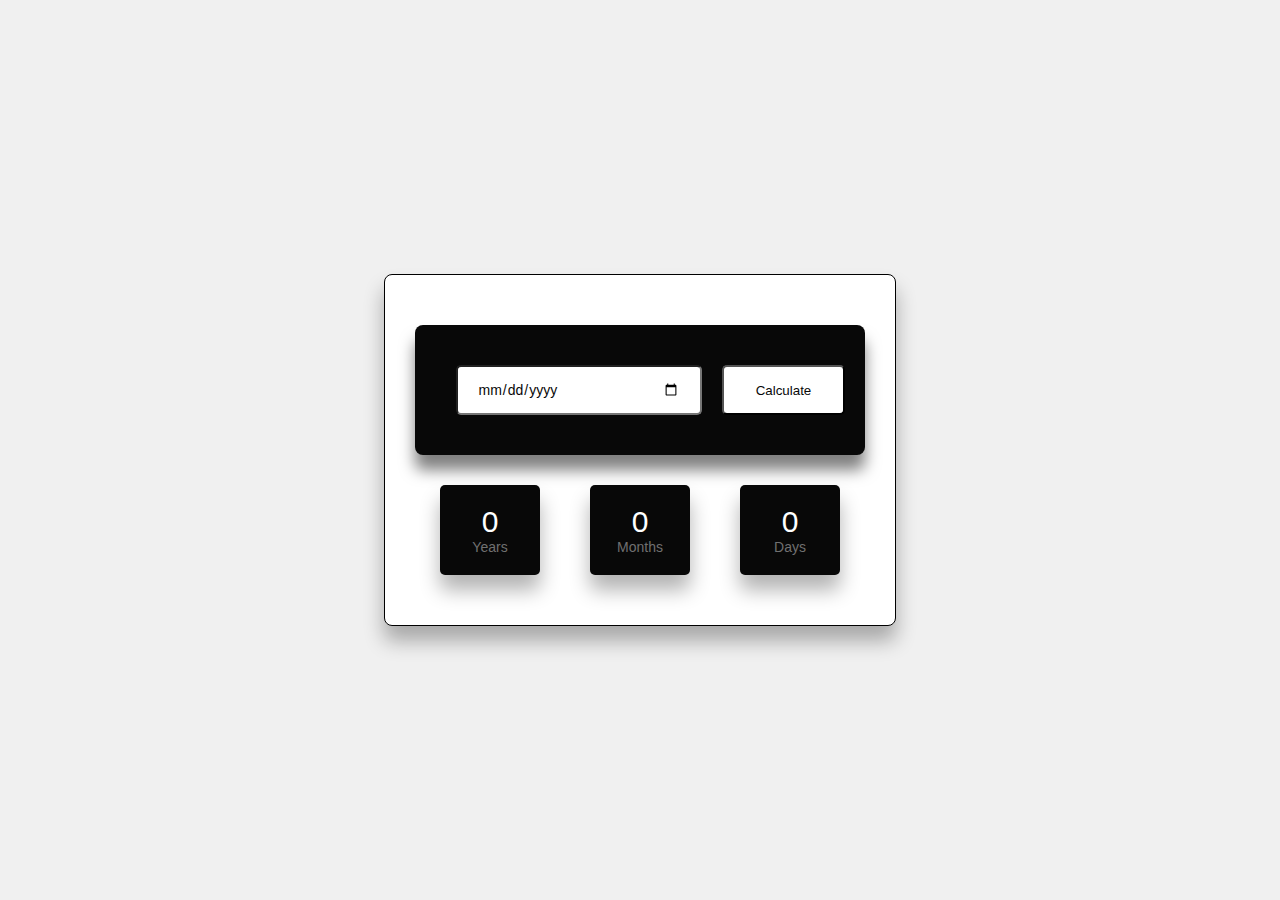
<file: Age Calculator/index.html>
<!DOCTYPE html>
<html lang="en">
<head>
    <meta charset="UTF-8">
    <meta name="viewport" content="width=device-width, initial-scale=1.0">
    <title>Age Calculator</title>
    <link rel="stylesheet" href="style.css">
</head>
<body>
    <div class="container">
        <div class="inputs-wrapper">
            <input type="date" id="date-input">
            <button onclick="calculateAge()">Calculate</button>
        </div>
        <div class="output-wrapper">
            <div>
                <span id="years">0</span>
                <p>Years</p>
            </div>
            <div>
                <span id="months">0</span>
                <p>Months</p>
            </div>
            <div>
                <span id="days">0</span>
                <p>Days</p>
            </div>
        </div>
    </div>
    <script src="script.js"></script>
</body>
</html>
</file>
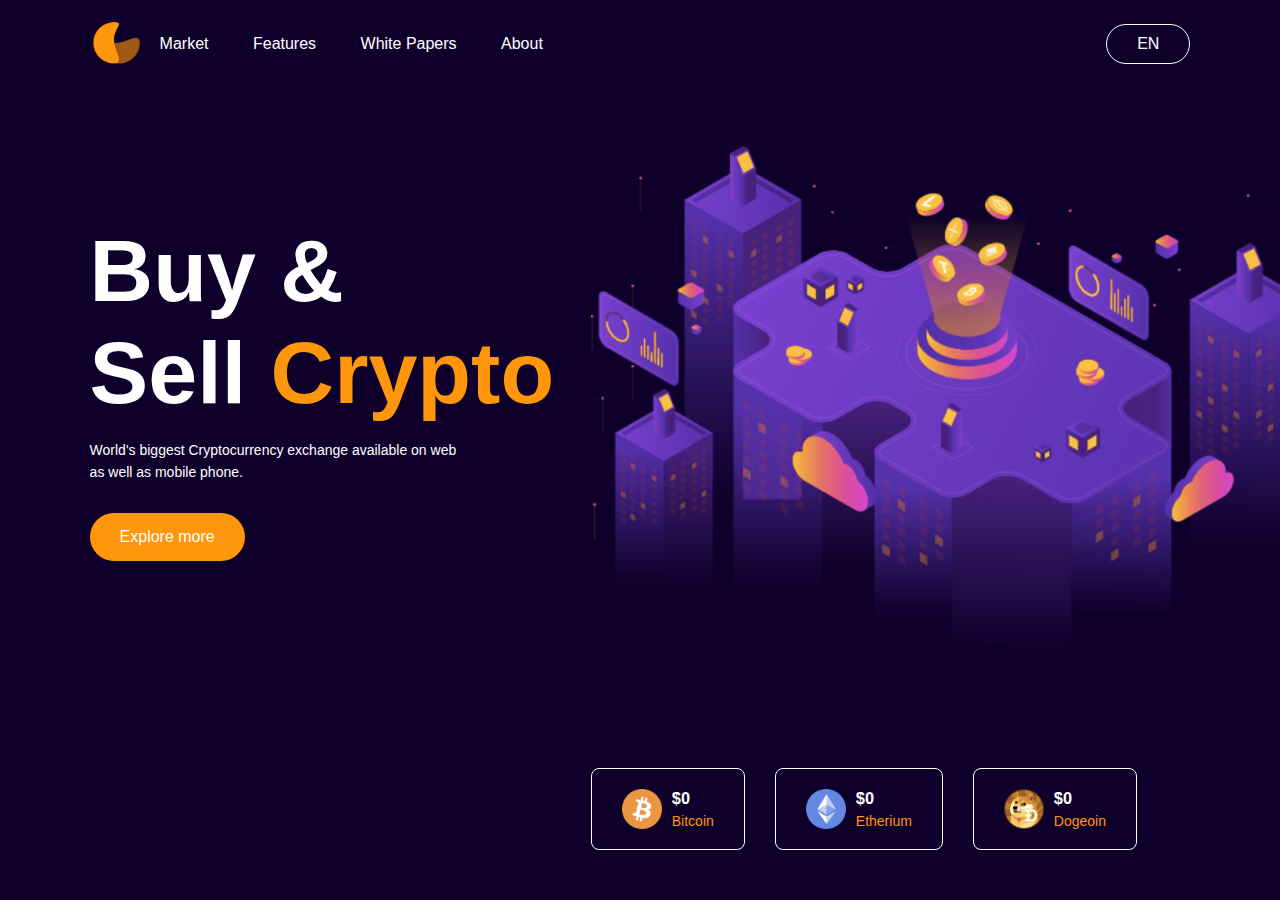
<file: Day 42/index.html>
<!DOCTYPE html>
<html lang="en">
<head>
    <meta charset="UTF-8">
    <meta name="viewport" content="width=device-width, initial-scale=1.0">
    <title>Document</title>
    <link rel="stylesheet" href="style.css">
</head>
<body>
    <div class="container">
        <nav>
            <img src="Images/logo.png" class="logo">
            <ul>
                <li href="#">Market</li>
                <li href="#">Features</li>
                <li href="#">White Papers</li>       
                <li href="#">About</li>
            </ul>
            <a href="#" class="btn">EN</a>
        </nav>

        <div class="content">
            <h1>Buy & <br>Sell <span>Crypto</span></h1>
            <p>World's biggest Cryptocurrency exchange available on web<br> as well as mobile phone.</p>
            <a href="#" class="btn">Explore more</a>
        </div>

        <div class="coin-list">
            <div class="coin">
                <img src="Images/bitcoin.png">
                <div>
                    <h3 id="btcPrice">
                        $0
                    </h3>
                    <p>Bitcoin</p>
                </div>
            </div>
            <div class="coin">
                <img src="Images/ethereum.png">
                <div>
                        
                    <h3 id="ethPrice">$0</h3>
                    <p>Etherium</p>
                </div>
            </div>
            <div class="coin">
                <img src="Images/dogecoin.png">
                <div>
                    <h3 id="dogePrice">
                        $0
                    </h3>
                    <p>Dogeoin</p>
                </div>
            </div>
        </div>
    </div>
    
</body>
<script src="script.js"></script>
</html>
</file>
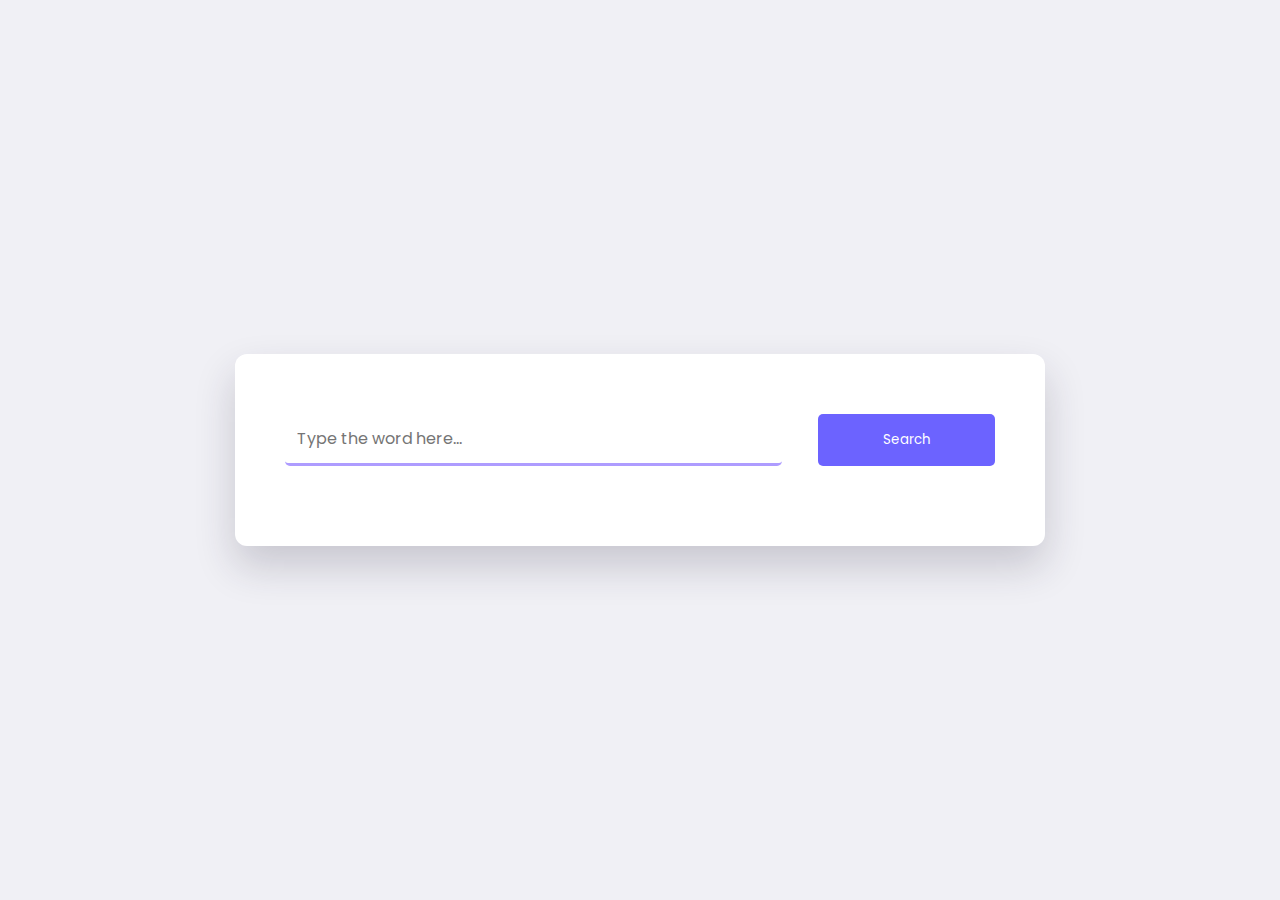
<file: Day 44/index.html>
<!DOCTYPE html>
<html lang="en">
    <head>
        <meta name="viewport" content="width=device-width, initial-scale=1.0" />
        
        <link
            rel="stylesheet"
            href="https://cdnjs.cloudflare.com/ajax/libs/font-awesome/5.15.4/css/all.min.css"
        />
       
        <link
            href="https://fonts.googleapis.com/css2?family=Poppins&display=swap"
            rel="stylesheet"
        />
        
        <link rel="stylesheet" href="style.css" />
        <title>Dictionary</title>
    </head>
    <body>
        <audio id="sound"></audio>
        <div class="container">
            <div class="search-box">
                <input
                    type="text"
                    placeholder="Type the word here..."
                    id="inp-word"
                />
                <button id="search-btn">Search</button>
            </div>
            <div class="result" id="result"></div>
        </div>
    </body>
    <script src="app.js"></script>
</html>
</file>
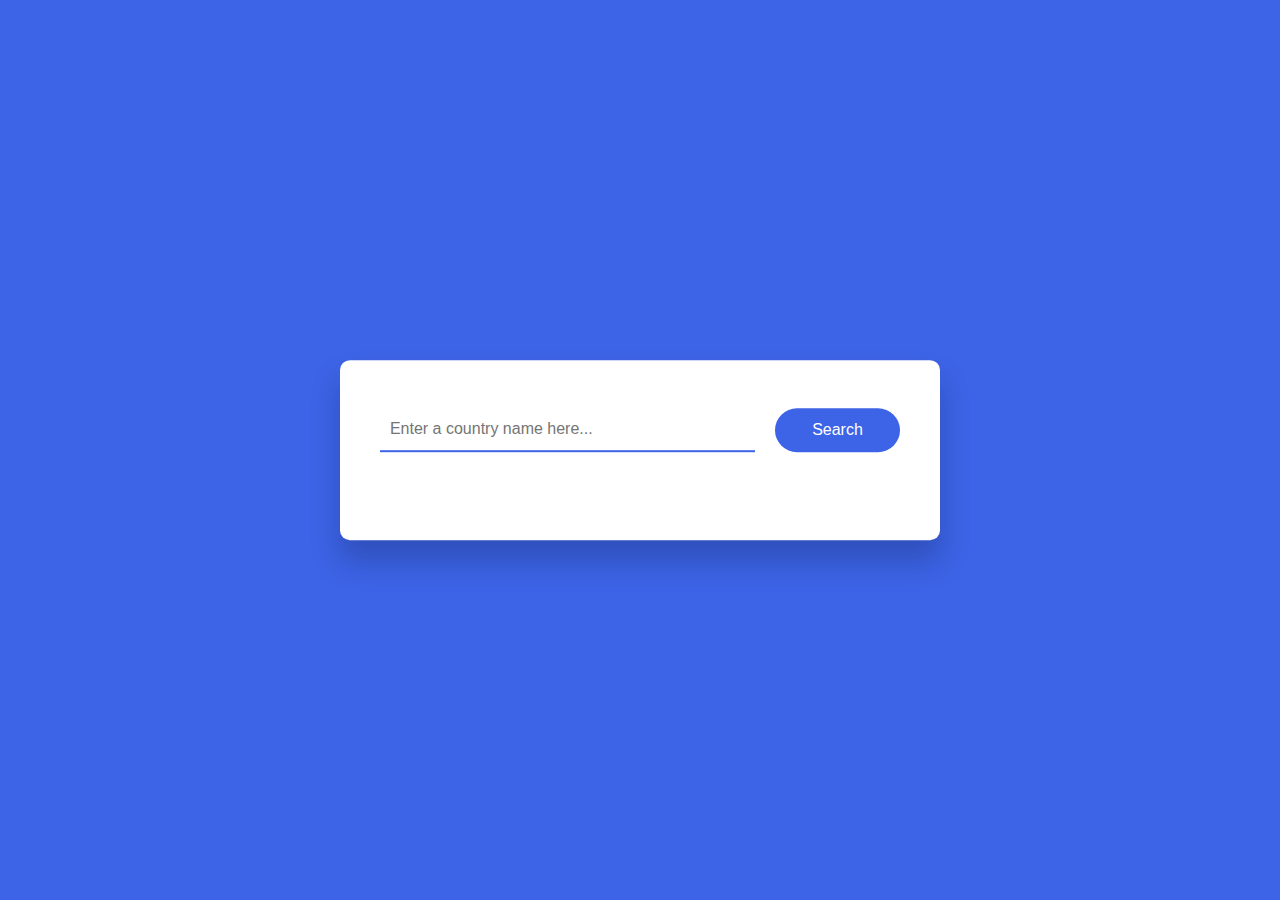
<file: Day 47/index.html>
<!DOCTYPE html>
<html lang="en">
<head>
    <meta charset="UTF-8">
    <meta name="viewport" content="width=device-width, initial-scale=1.0">
    <title>Country Guide Appkication</title>
    <link rel="stylesheet" href="style.css">
</head>
<body>
    <div class="container">
        <div class="search-wrapper">
            <input id="country-input" type="text" placeholder="Enter a country name here...">
            <button id="search-btn">Search</button>
            <div id="result">

            </div>
        </div>
    </div>
    
</body>
<script src="script.js"></script>
</html>
</file>
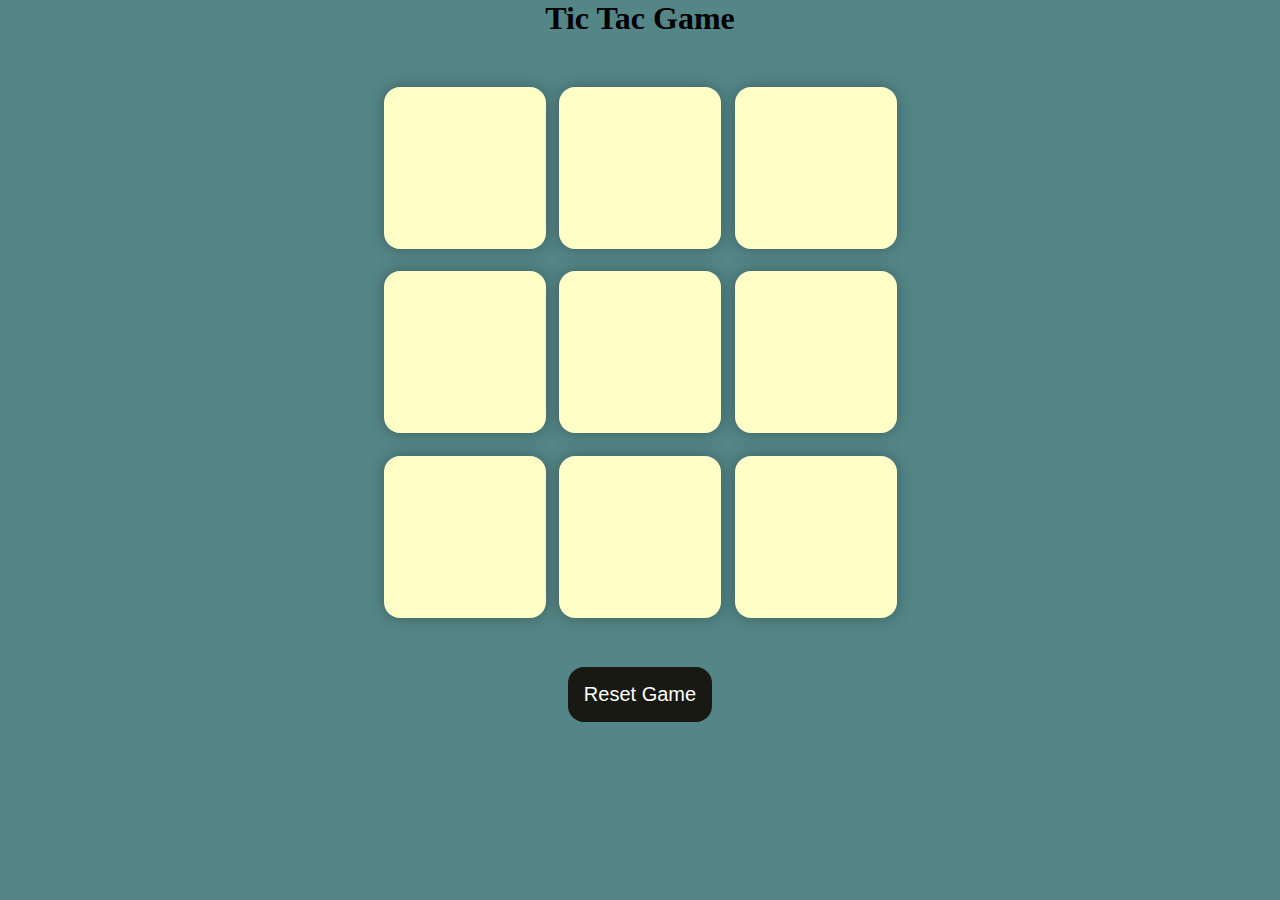
<file: Day 48/index.html>
<!DOCTYPE html>
<html lang="en">
<head>
    <meta charset="UTF-8">
    <meta name="viewport" content="width=device-width, initial-scale=1.0">
    <title>Tic Tac Toe Game</title>
    <link rel="stylesheet" href="style.css">
</head>
<body>
    <div class="msg-container hide">
        <p id="msg">Winner</p>
        <button id="new-btn">New Game</button>

    </div>
    <main>
        <h1>Tic Tac Game</h1>
        <div class="container">
            <div class="game">
                <button class="box"></button>
                <button class="box"></button>
                <button class="box"></button>
                <button class="box"></button>
                <button class="box"></button>
                <button class="box"></button>
                <button class="box"></button>
                <button class="box"></button>
                <button class="box"></button>
            </div>
        </div>
        <button id="reset-btn">Reset Game</button>
        
        
    </main>

    
</body>
<script src="app.js"></script>
</html>
</file>
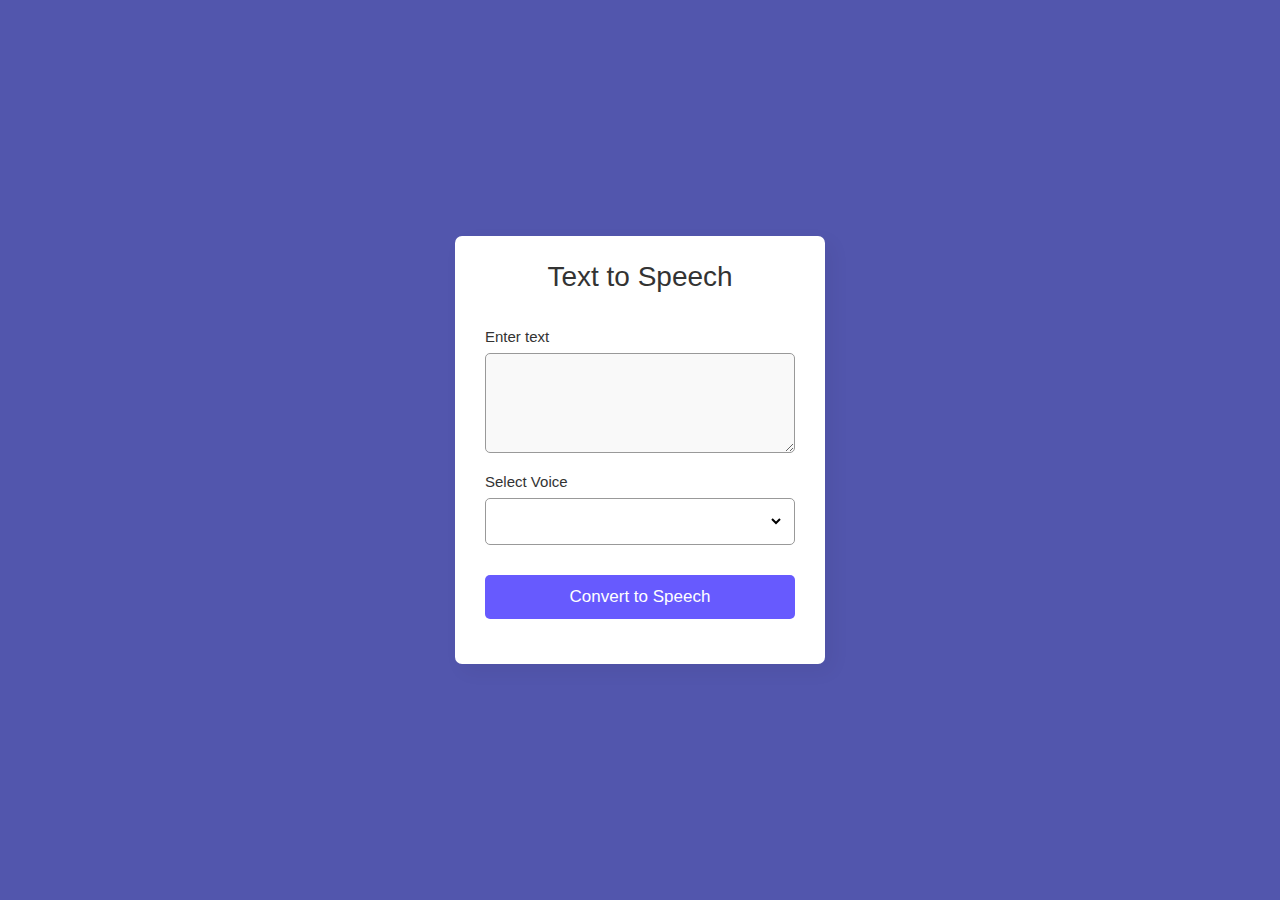
<file: Day 49/index.html>
<!DOCTYPE html>
<html lang="en">
<head>
    <meta charset="UTF-8">
    <meta name="viewport" content="width=device-width, initial-scale=1.0">
    <title>Text to Voice Converter</title>
    <link rel="stylesheet" href="style.css">
</head>
<body>
    <div class="wrapper">
        <header>Text to Speech</header>
        <form action="#">
            <div class="row">
                <label>Enter text</label>
                <textarea></textarea>
            </div>
            <div class="row">
                <label>Select Voice</label>
                <div class="outer">
                    <select></select>
                </div>
            </div>
            <button>Convert to Speech</button>
        </form>
    </div>
    
</body>
<script src="script.js"></script>
</html>
</file>
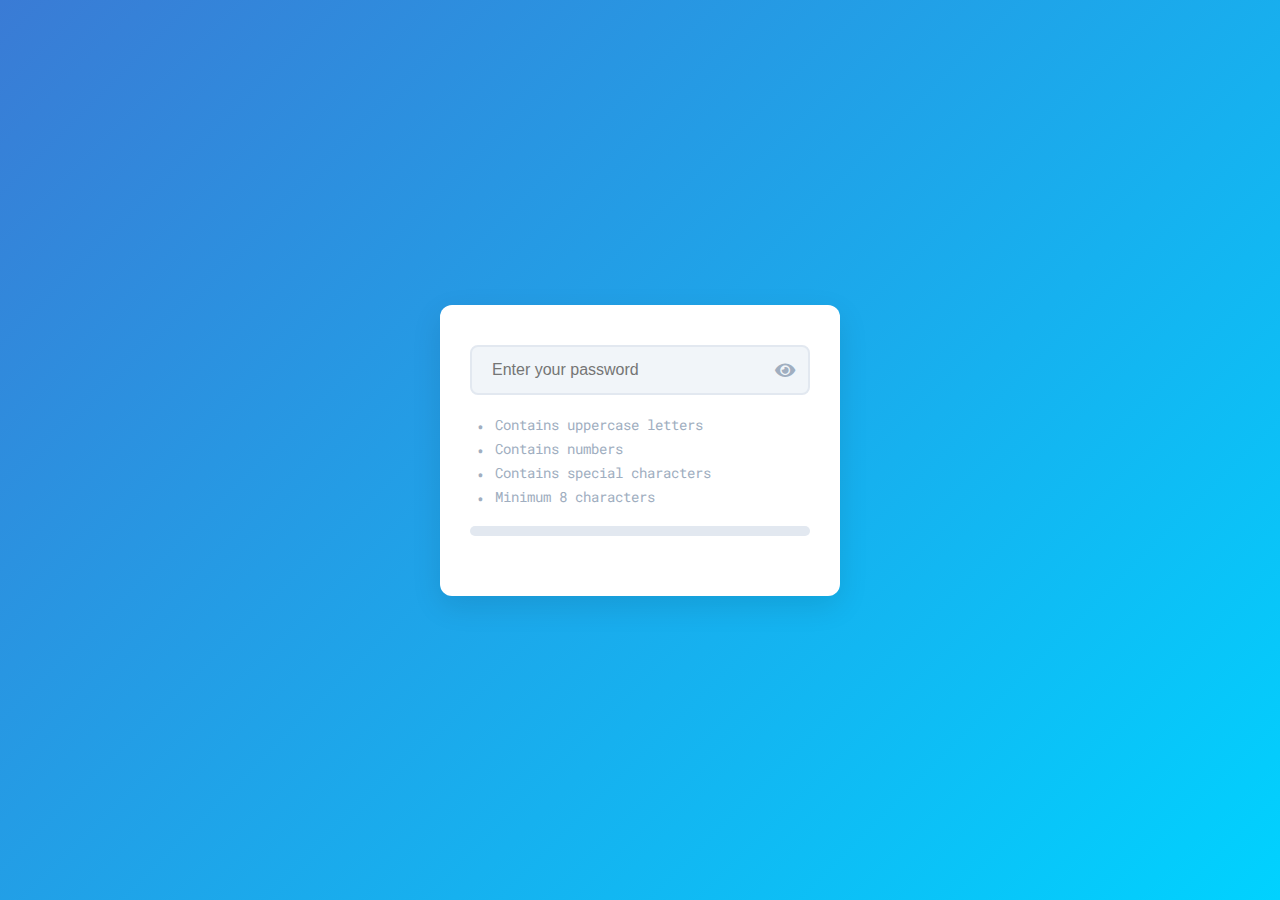
<file: Day 50/index.html>
<!DOCTYPE html>
<html lang="en">
<head>
    <meta charset="UTF-8">
    <meta name="viewport" content="width=device-width, initial-scale=1.0">
    <title>Password Strength Checker</title>
    
    <link rel="stylesheet" href="https://cdnjs.cloudflare.com/ajax/libs/font-awesome/5.15.3/css/all.min.css">
   
    <link rel="preconnect" href="https://fonts.gstatic.com">
    <link href="https://fonts.googleapis.com/css2?family=Roboto+Mono&display=swap" rel="stylesheet">
  
    <link rel="stylesheet" href="style.css">
</head>
<body>
    <div class="wrapper">
        <div class="container">
            <div class="password-wrapper">
                <input type="password" id="password" placeholder="Enter your password" oninput="strengthChecker()">
                <span id="toggle" onclick="toggle()">
                    <i class="fas fa-eye"></i>
                </span>
            </div>
            <div class="criteria">
                <p id="letters">Contains uppercase letters</p>
                <p id="numbers">Contains numbers</p>
                <p id="special">Contains special characters</p>
                <p id="length">Minimum 8 characters</p>
            </div>
            <div id="strength-bar"></div>
        </div>
        <p id="msg"></p>
    </div>
   
    <script src="script.js"></script>
</body>
</html>
</file>
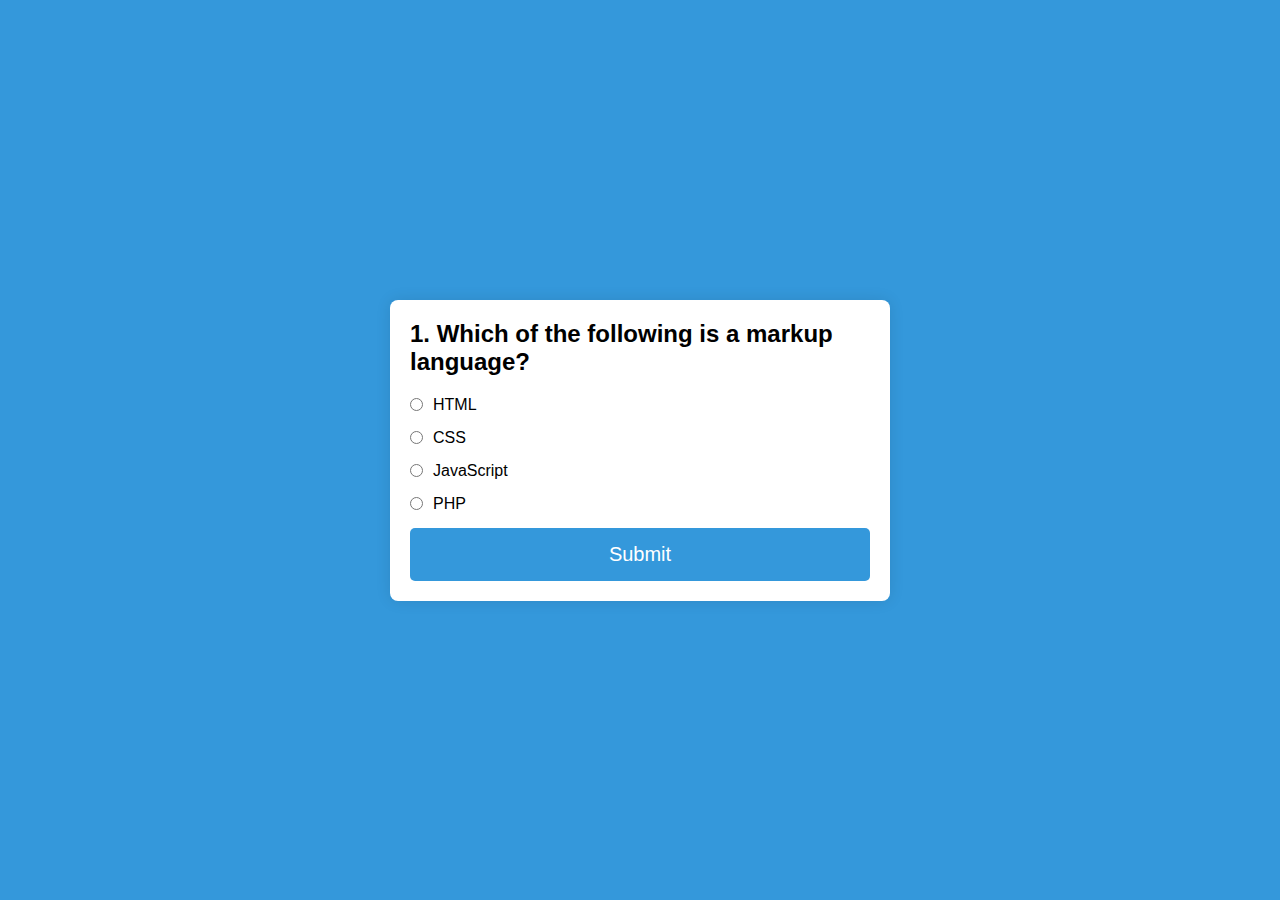
<file: Day28/index.html>
<!DOCTYPE html>
<html lang="en">
<head>
    <meta charset="UTF-8">
    <meta name="viewport" content="width=device-width, initial-scale=1.0">
    <title>Quiz Application</title>
    <link rel="stylesheet" href="style.css">
</head>
<body>
    <div class="main">
        <div id="box">
            <h2 id="que-box">This is the dummy question</h2>
            <div class="row">
                <input class="option" id="option1" type="radio" value="a" name="option"/>
                <label for="option1">Option 1</label>
            </div>
            <div class="row">
                <input class="option" id="option2" type="radio" value="b" name="option"/>
                <label for="option2">Option 2</label>
            </div>
            <div class="row">
                <input class="option" id="option3" type="radio" value="c" name="option"/>
                <label for="option3">Option 3</label>
            </div>
            <div class="row">
                <input class="option" id="option4" type="radio" value="d" name="option"/>
                <label for="option4">Option 4</label>
            </div>
            <button id="btn" onclick="submitQuiz()">Submit</button>
        </div>
    </div>
    <script src="script.js"></script>
</body>
</html>
</file>
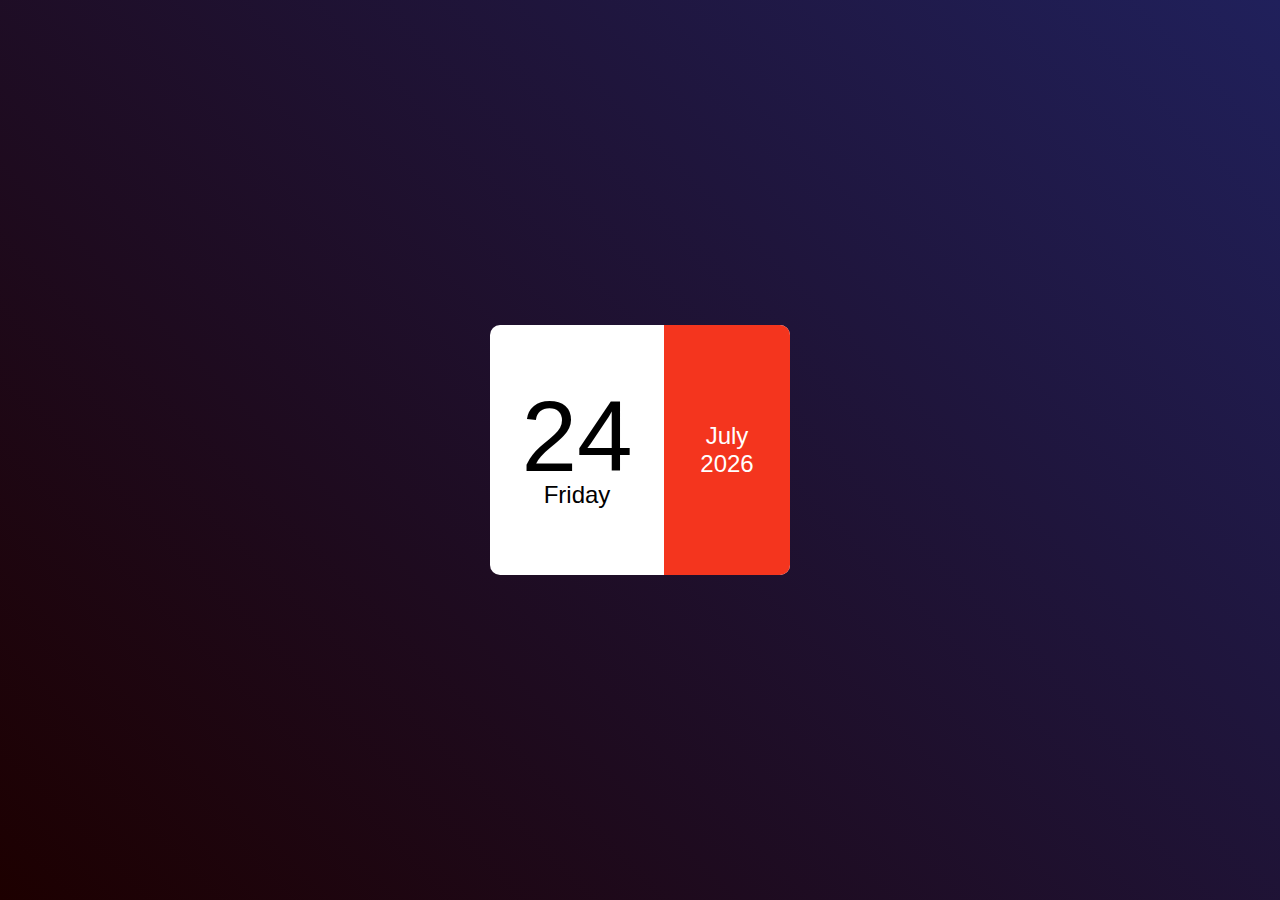
<file: Mini Calendar/index.html>
<!DOCTYPE html>
<html lang="en">
<head>
    <meta charset="UTF-8">
    <meta name="viewport" content="width=device-width, initial-scale=1.0">
    <title>Mini Calendar</title>
    <link rel="stylesheet" href="style.css">
</head>
<body>
    <div class="hero">
        <div class="calendar">
            <div class="left">
                <p id="date">01</p>
                <p id="day">Sunday</p>
            </div>
            <div class="right">
                <p id="month">January</p>
                <p id="year">2020</p>

            </div>
        </div>
    </div>
    
</body>
<script src="app.js"></script>
</html>
</file>
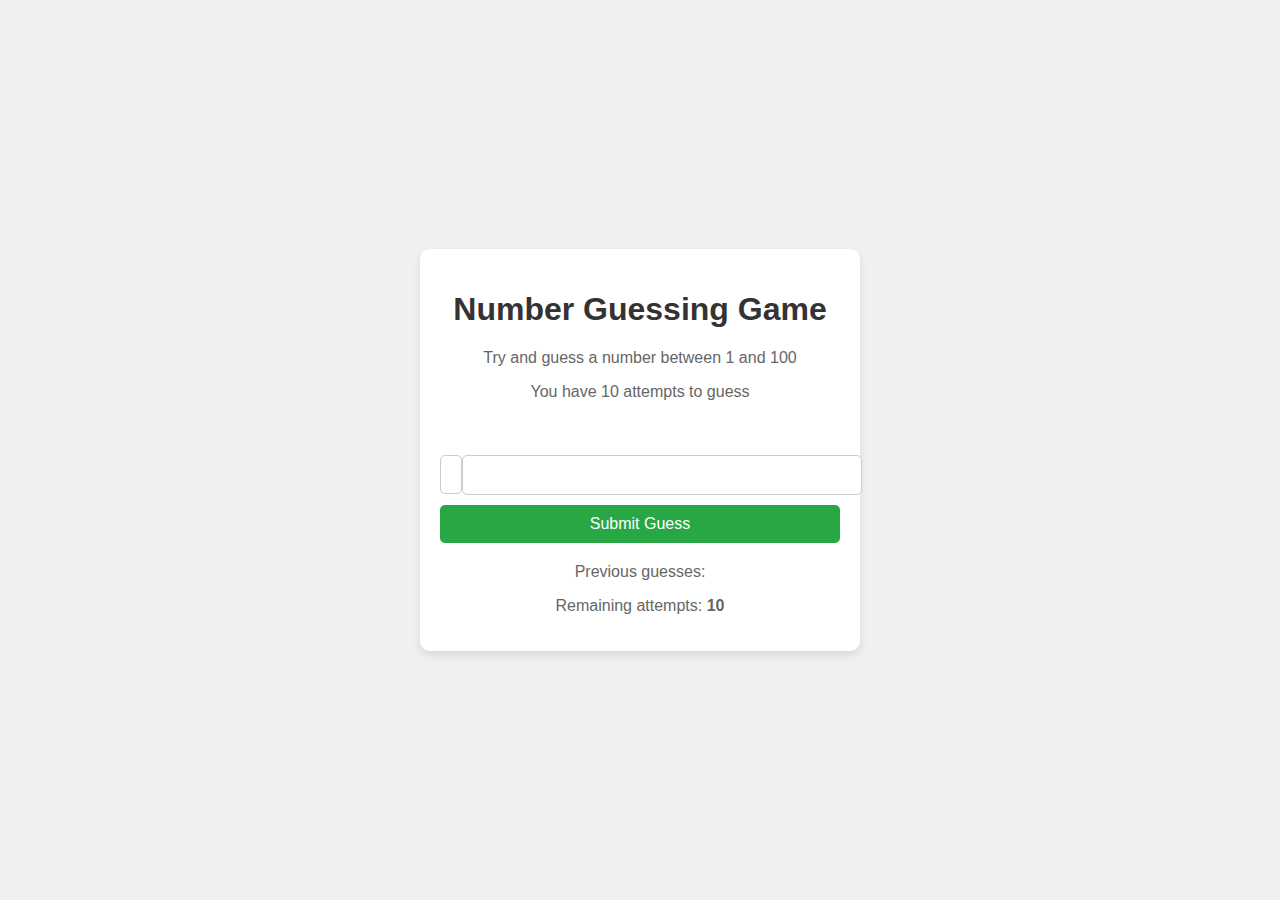
<file: Number_Guessing_Game/index.html>
<!DOCTYPE html>
<html lang="en">
<head>
    <meta charset="UTF-8">
    <meta name="viewport" content="width=device-width, initial-scale=1.0">
    <title>Number Guessing Game</title>
    <link rel="stylesheet" href="style.css">
</head>
<body>
    <div class="wrapper">
        <h1>Number Guessing Game</h1>
        <p>Try and guess a number between 1 and 100</p>
        <p>You have 10 attempts to guess</p>
        <br>

        <form class="form">
            <label for="guessField" id="guess" class="guessField"></label>
            <input type="text" id="guessField" class="guessField">
            <input type="submit" id="subt" value="Submit Guess" class="guessSubmit">
        </form>

        <div class="resultParas">
            <p>Previous guesses: <span class="guesses"></span></p>
            <p>Remaining attempts: <span class="lastResult">10</span></p>
            <p class="LoworHi"></p>
        </div>
    </div>
</body>
<script src="script.js"></script>
</html>
</file>
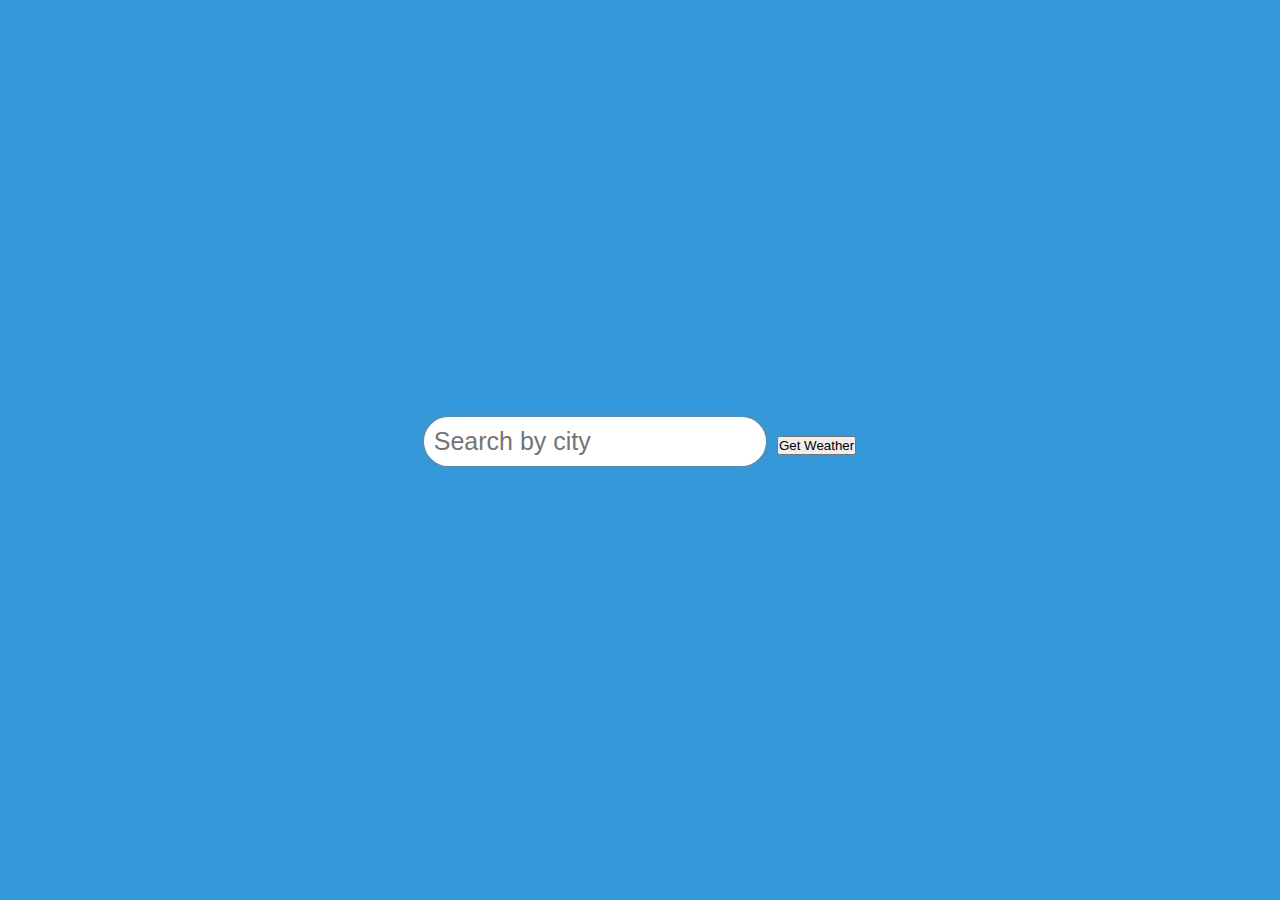
<file: Weather App/index.html>
<!DOCTYPE html>
<html lang="en">
<head>
    <meta charset="UTF-8">
    <meta name="viewport" content="width=device-width, initial-scale=1.0">
    <title>Weather App</title>
    <link rel="stylesheet" href="style.css" />
</head>
<body>
    <main>
        <div class="row" style="text-align: center;">
            <form id="weather-form">
                <input id="search" name="city" type="search" placeholder="Search by city" required>
                <button type="submit">Get Weather</button>
            </form>
        </div>
        <div class="row" id="weather">
           
        </div>
    </main>
    <script src="script.js"></script>
</body>
</html>
</file>
<file: Age Calculator/style.css>
* {
    padding: 0;
    margin: 0;
    box-sizing: border-box;
}

body {
    display: flex;
    justify-content: center;
    align-items: center;
    height: 100vh;
    background-color: #f0f0f0;
}

.container {
    width: 40%;
    min-width: 450px;
    border: 1px solid black;
    padding: 50px 30px;
    background-color: #ffffff;
    border-radius: 8px;
    box-shadow: 0 15px 20px rgba(0, 0, 0, 0.3);
    text-align: center;
}

.container * {
    font-family: 'Poppins', sans-serif;
}

.inputs-wrapper {
    background-color: #080808;
    padding: 30px 20px;
    border-radius: 8px;
    box-shadow: 0 15px 15px rgba(0, 0, 0, 0.5);
    margin-bottom: 30px;
}

input, button {
    height: 50px;
    background-color: #ffffff;
    color: #080808;
    font-weight: 500;
    border-radius: 5px;
    margin: 10px 0;
}

input {
    width: 60%;
    padding: 0 20px;
    font-size: 14px;
}

button {
    width: 30%;
    float: right;
}

.output-wrapper {
    display: flex;
    justify-content: space-around;
}

.output-wrapper div {
    width: 100px;
    background-color: #080808;
    border-radius: 5px;
    color: #ffffff;
    display: grid;
    place-items: center;
    padding: 20px 0;
    box-shadow: 0 15px 20px rgba(0, 0, 0, 0.3);
}

span {
    font-size: 30px;
    font-weight: 500;
}

p {
    font-size: 14px;
    color: #707070;
    font-weight: 400;
}
</file>
<file: Day 42/style.css>
*{
    margin:0;
    padding: 0;
    box-sizing: border-box;
    font-family: 'poppins',sans-serif;
}

.container{
    width: 100%;
    height: 100vh;
    background-image: url('Images/background.png');
    background-position: center;
    background-size: cover;
    padding: 0 7%;
    color:#fff
}

nav{
    width:100%;
    padding:20px 0;
    display: flex;
    align-items: center;
}

.logo{
    cursor:pointer;
    width: 50px;
}

nav ul{
    flex:1;
}

nav ul li{
    display: inline-block;
    margin:10px 20px;

}

nav ul li a{
    color:#fff;
    text-decoration: none;
}

nav .btn{
    color:#fff;
    text-decoration: none;
    border:1px solid #fff;
    padding:10px 30px;
    border-radius: 20px;
}

.content{
    margin-top: 12%;
}

.content h1{
    font-size: 88px;
    margin-bottom:15px ;
}

.content h1 span{
    color:#ff960b;
}

.content p{
    line-height: 22px;
    font-size:14px;

}

.content .btn{
    display: inline-block;
    margin-top:30px;
    background: #ff960b;
    color:#fff;
    text-decoration: none;
    padding:15px 30px;
    border-radius:30px;
}

.coin-list{
    position: absolute;
    right:10%;
    bottom:50px;
    display: flex;
    align-items: center;
}

.coin{
    display: flex;
    align-items: center;
    font-size: 14px;
    margin:0 15px;
    color:#ff960b;
    border:1px solid #fff;
    padding:20px 30px;
    border-radius:8px ;
}

.coin img{
    width:40px;
    margin-right:10px;  
}

.coin h3{
    color:#fff;
    margin-bottom: 5px;
}
</file>
<file: Day 44/style.css>
* {
    padding: 0;
    margin: 0;
    box-sizing: border-box;
}
*:not(i) {
    font-family: "Poppins", sans-serif;
}
body {
    background-color: #f0f0f5;
    display: flex;
    justify-content: center;
    align-items: center;
    height: 100vh;
}
.container {
    background-color: #ffffff;
    width: 90vmin;
    padding: 60px 50px;
    border-radius: 12px;
    box-shadow: 0 20px 40px rgba(38, 33, 61, 0.2);
    text-align: center;
}
.search-box {
    width: 100%;
    display: flex;
    justify-content: space-between;
    margin-bottom: 20px;
}
.search-box input {
    padding: 12px;
    width: 70%;
    border: none;
    outline: none;
    border-bottom: 3px solid #ae9cff;
    font-size: 16px;
    border-radius: 5px;
}
.search-box button {
    padding: 12px;
    width: 25%;
    background-color: #6c63ff;
    border: none;
    outline: none;
    color: #ffffff;
    border-radius: 5px;
    cursor: pointer;
    transition: background-color 0.3s;
}
.search-box button:hover {
    background-color: #5751c7;
}
.result {
    margin-top: 20px;
}
.result h3 {
    font-size: 28px;
    color: #1f194c;
}
.result .word {
    display: flex;
    justify-content: space-between;
    align-items: center;
}
.result button {
    background-color: transparent;
    color: #ae9cff;
    border: none;
    outline: none;
    font-size: 18px;
    cursor: pointer;
}
.result .details {
    display: flex;
    justify-content: center;
    gap: 10px;
    color: #b3b6d4;
    margin: 10px 0;
    font-size: 14px;
}
.word-meaning {
    color: #575a7b;
    margin-top: 20px;
}
.word-example {
    color: #575a7b;
    font-style: italic;
    border-left: 5px solid #ae9cff;
    padding-left: 20px;
    margin-top: 15px;
}
.error {
    margin-top: 50px;
    text-align: center;
    color: red;
}
</file>
<file: Day 47/style.css>
*{
    padding: 0;
    margin:0;
    box-sizing: border-box;
    font-family: "Poppins",sans-serif;
}

body{
    background-color: #3d64e6;
}

.container{
    background-color: #ffffff;
    width: 80vw;
    max-width: 37.5em;
    padding: 3em 2.5em;
    position: absolute;
    transform: translate(-50%,-50%);
    top:50%;
    left: 50%;
    border-radius: 0.62em;
    box-shadow: 0 1.25em 1.8em rgba(8,21,65,0.25);
}

.search-wrapper{
    display: grid;
    grid-template-columns: 9fr 3fr;
    gap:1.25em;
}

.search-wrapper button{
    font-size: 1em;
    background-color: #3d64e6;
    color:#ffffff;
    padding: 0.8em 0;
    border:none;
    border-radius: 1.5em;
}

.search-wrapper input{
    font-size: 1em;
    
    padding: 0 0.62em;
    border:none;
    border-bottom: 2px solid #3d64e6;
    outline: none;
}

#result{
    margin-top: 1.25em;
}

.container .flag-img{
    display: block;
    width:45%;
    min-width: 7.5em;
    margin:1.8em auto 1.2em auto;
}

.container h2{
    font-weight: 600;
    color:#222a43;
    text-transform: uppercase;
    letter-spacing: 2px;
    margin-bottom: 1.8em;
}

.data-wrapper{
    margin-bottom: 1em;
    letter-spacing: 0.3px;
}

.container span{
    color:#5d6274;
}

.container h3{
    text-align: center;
    font-size: 1.2em;
    font-weight: 400;
    color:#ff465a;
}
</file>
<file: Day 48/style.css>
*{
    margin:0;
    padding: 0;
}

body{
    background-color:#548687;
    text-align: center;
}

.container{
    height: 70vh;
    display: flex;
    justify-content: center;
    align-items: center;
}

.game{
    height:60vmin;
    width: 60vmin;
    display: flex;
    flex-wrap: wrap;
    justify-content: center;
    align-items: center;
    gap:1.5vmin;
}

.box{
    height: 18vmin;
    width: 18vmin;
    border-radius: 1rem;
    border:none;
    box-shadow: 0 0 1rem rgba(0,0,0,0.3);
    font-size: 8vmin;
    color:#b0413e;
    background-color: #ffffc7;
}

#reset-btn{
    padding: 1rem;
    font-size:1.25rem ;
    border-radius: 1rem;
    border:none;
    color:#fff;
    background-color: #191913;
}

#new-btn{
    padding: 1rem;
    font-size:1.25rem ;
    border-radius: 1rem;
    border:none;
    color:#fff;
    background-color: #191913;
}

#msg{
    color:#ffffc7;
    font-size: 5vmin;
}

.msg-container{
    height:100vmin;
    display: flex;
    flex-direction: column;
    justify-content: center;
    align-items: center;
    gap:4rem;

}

.hide{
    display: none;
}
</file>
<file: Day 49/style.css>
* {
    margin: 0;
    padding: 0;
    box-sizing: border-box;
    font-family: "Poppins", sans-serif;
}

body {
    display: flex;
    align-items: center;
    justify-content: center;
    min-height: 100vh;
    background: #5256AD;
}

::selection {
    color: #fff;
    background: #5256AD;
}

.wrapper {
    width: 370px;
    padding: 25px 30px;
    border-radius: 7px;
    background: #fff;
    box-shadow: 7px 7px 20px rgba(0, 0, 0, 0.05);
}

.wrapper header {
    font-size: 28px;
    font-weight: 500;
    text-align: center;
    color: #333;
}

.wrapper form {
    margin: 35px 0 20px;
}

form .row {
    display: flex;
    margin-bottom: 20px;
    flex-direction: column;
}

form .row label {
    margin-bottom: 8px;
    font-size: 16px;
    color: #333;
    font-weight: 500;
    transition: color 0.3s ease;
}

form .row label:hover {
    color: #675afe;
}

form .row:nth-child(1) label {
    font-size: 15px;
    
}

form .row:nth-child(2) label {
    font-size: 15px;
    
}

form :where(textarea, select, button) {
    outline: none;
    width: 100%;
    height: 100%;
    border: none;
    border-radius: 5px;
}

form .row textarea {
    resize: vertical;
    padding: 10px;
    min-height: 100px;
    font-size: 15px;
    border: 1px solid #999;
    border-radius: 5px;
    background-color: #f9f9f9;
    transition: border 0.3s ease;
}

form .row textarea:focus {
    border-color: #675afe;
    background-color: #fff;
}

form .row textarea::-webkit-scrollbar {
    width: 8px;
}

form .row textarea::-webkit-scrollbar-track {
    background: #f1f1f1;
}

form .row textarea::-webkit-scrollbar-thumb {
    background: #888;
    border-radius: 8px;
    border-right: 2px solid #ffffff;
}

form .row .outer {
    height: 47px;
    display: flex;
    padding: 0 10px;
    border-radius: 5px;
    justify-content: center;
    align-items: center;
    border: 1px solid #999;
}

form .row select {
    font-size: 14px;
    background: none;
    max-width: 100%;
    overflow: hidden;
    text-overflow: ellipsis;
    white-space: nowrap;
    padding: 0 5px;
}

form .row select::-webkit-scrollbar {
    width: 8px;
}

form .row select::-webkit-scrollbar-track {
    background: #fff;
}

form .row select::-webkit-scrollbar-thumb {
    background: #888;
    border-radius: 8px;
    border-right: 2px solid #ffffff;
}

form button {
    background: #675afe;
    color: #fff;
    font-size: 17px;
    margin-top: 10px;
    cursor: pointer;
    transition: 0.3s ease;
    border: none;
    padding: 12px;
    border-radius: 5px;
}

form button:hover {
    background: #4534fe;
}

@media (max-width: 400px) {
    .wrapper {
        width: 100%;
        padding: 20px;
    }

    form .row select {
        font-size: 12px;
    }

    form button {
        font-size: 16px;
    }
}
</file>
<file: Day 50/style.css>
*,
*:before,
*:after {
    padding: 0;
    margin: 0;
    box-sizing: border-box;
}

body {
    height: 100vh;
    background: linear-gradient(135deg, #3a7bd5, #00d2ff);
    font-family: "Roboto Mono", monospace;
    display: flex;
    justify-content: center;
    align-items: center;
    margin: 0;
}


.wrapper {
    background-color: #ffffff;
    width: 400px;
    padding: 40px 30px;
    border-radius: 12px;
    box-shadow: 0 10px 30px rgba(0, 0, 0, 0.1);
}


.container {
    width: 100%;
    position: relative;
    margin: auto;
}


.password-wrapper {
    position: relative;
    margin-bottom: 20px;
}

input[type="password"],
input[type="text"] {
    width: 100%;
    height: 50px;
    padding: 0 45px 0 20px;
    background-color: #f1f5f9;
    border: 2px solid #e2e8f0;
    border-radius: 8px;
    font-size: 16px;
    color: #2d3748;
    outline: none;
    transition: border-color 0.3s ease-in-out, background-color 0.3s ease-in-out;
}

input[type="password"]:focus,
input[type="text"]:focus {
    border-color: #3182ce;
    background-color: #ebf8ff; 
}


#toggle {
    position: absolute;
    top: 50%;
    right: 15px;
    transform: translateY(-50%);
    color: #a0aec0;
    cursor: pointer;
    font-size: 18px;
    transition: color 0.3s ease-in-out;
}

#toggle.active {
    color: #3182ce;
}

.criteria {
    margin-bottom: 20px;
    padding-left: 5px;
}

.criteria p {
    font-size: 14px;
    color: #a0aec0;
    margin-bottom: 5px;
    transition: color 0.3s ease-in-out;
    position: relative;
    padding-left: 20px;
}

.criteria p::before {
    content: "•";
    position: absolute;
    left: 0;
    font-size: 18px;
    transition: color 0.3s ease-in-out;
}

.criteria p.valid {
    color: #38a169;
}

.criteria p.valid::before {
    color: #38a169;
}


#strength-bar {
    background-color: #e2e8f0;
    height: 10px;
    position: relative;
    margin-top: 10px;
    border-radius: 5px;
    overflow: hidden;
}

.strength {
    width: 25%;
    height: 100%;
    display: inline-block;
}

p#msg {
    width: 100%;
    text-align: center;
    margin-top: 20px;
    font-size: 16px;
    color: #2d3748;
    font-weight: bold;
}
</file>
<file: Day28/style.css>
* {
    padding: 0;
    margin: 0;
    box-sizing: border-box;
}

body {
    background-color: #3498db;
    font-family: Arial, sans-serif;
    display: flex;
    justify-content: center;
    align-items: center;
    height: 100vh;
}

.main {
    width: 100%;
    max-width: 500px;
    background-color: #ffffff;
    box-shadow: 0px 0px 15px rgba(0, 0, 0, 0.1);
    border-radius: 8px;
    overflow: hidden;
}

#box {
    padding: 20px;
}

h2 {
    font-size: 24px;
    margin-bottom: 20px;
}

.row {
    margin-bottom: 15px;
    display: flex;
    align-items: center;
}

.row label {
    flex: 1;
}

.row input {
    margin-right: 10px;
}

#btn {
    width: 100%;
    padding: 15px;
    background-color: #3498db;
    font-size: 20px;
    color: white;
    border: none;
    border-radius: 5px;
    cursor: pointer;
    transition: background-color 0.3s ease;
}

#btn:hover {
    background-color: #2980b9;
}
</file>
<file: Mini Calendar/style.css>
*{
    margin:0;
    padding: 0;
    font-family: 'Poppins',sans-serif;
    box-sizing: border-box;
}

.hero{
    width: 100%;
    height: 100vh;
    background: linear-gradient(45deg,#1d0000,#20205b);
    display: flex;
    align-items: center;
    justify-content: center;
}

.calendar{
    width:300px;
    height: 250px;
    background:#fff;
    display: flex;
    align-items: center;
    border-radius:10px;

}

.left, .right{
    
    height: 100%;
    display: flex;
    align-items: center;
    justify-content: center;
    font-size: 24px;
    flex-direction: column;
}

.right{
    width: 42%;
    background: #f4351e;
    color:#fff;
    border-top-right-radius:10px;
    border-bottom-right-radius:10px;
}

.left{
    width: 58%;

}

#date{
    font-size: 100px;
    line-height: 90px;
}
</file>
<file: Number_Guessing_Game/style.css>
body {
    font-family: Arial, sans-serif;
    background-color: #f0f0f0;
    display: flex;
    justify-content: center;
    align-items: center;
    height: 100vh;
    margin: 0;
}

.wrapper {
    background-color: #ffffff;
    padding: 20px;
    border-radius: 10px;
    box-shadow: 0 4px 8px rgba(0, 0, 0, 0.1);
    text-align: center;
    max-width: 400px;
    width: 100%;
}

h1 {
    font-size: 2em;
    color: #333333;
}

p {
    color: #666666;
}

.form {
    margin-top: 20px;
}

.guessField {
    width: calc(100% - 22px);
    padding: 10px;
    margin-bottom: 10px;
    border: 1px solid #cccccc;
    border-radius: 5px;
    font-size: 1em;
}

.guessSubmit {
    width: 100%;
    padding: 10px;
    border: none;
    border-radius: 5px;
    background-color: #28a745;
    color: white;
    font-size: 1em;
    cursor: pointer;
}

.guessSubmit:hover {
    background-color: #218838;
}

.resultParas {
    margin-top: 20px;
}

.resultParas p {
    font-size: 1em;
}

.guesses, .lastResult, .LoworHi {
    font-weight: bold;
}

.LoworHi {
    color: #ff0000;
}
</file>
<file: Weather App/style.css>
*{
    padding: 0;
    margin: 0;
    box-sizing: border-box;
    font-family: 'poppins' ,sans-serif ;
}

main{
    width: 100%;
    height: 100vh;
    background-color: #3498db;
    display:flex;
    justify-content: center;
    align-items: center;
    flex-direction: column;

} 

.row{
    width:1000px;
    margin: 10px;
    
    display: flex;
    align-items: center;
    justify-content: center;
    font-size: 40px;
    color: #ffffff;
}

#search{
    font-size: 25px;
    padding:10px;
    border-radius: 25px;
    border:none;
    outline:none;
    box-shadow: 0px 0px 5px grey;
  
}
</file>
